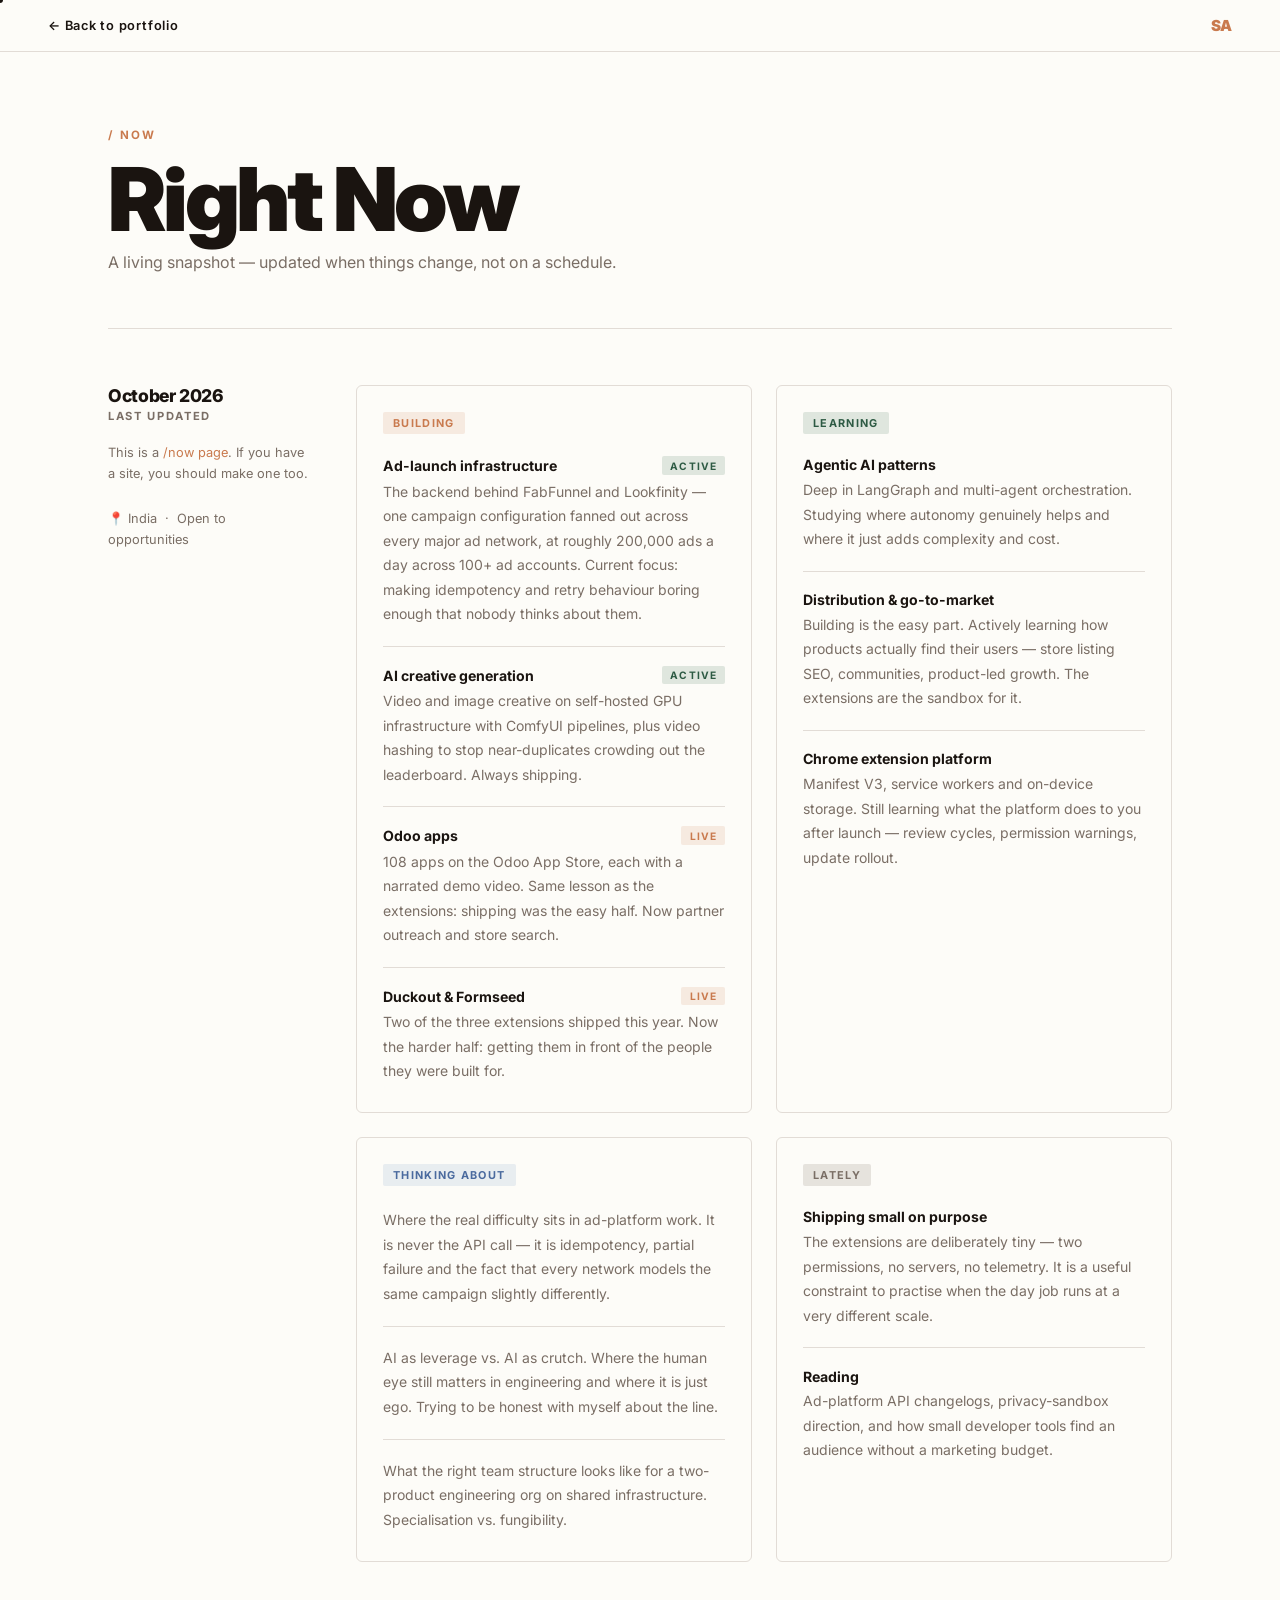
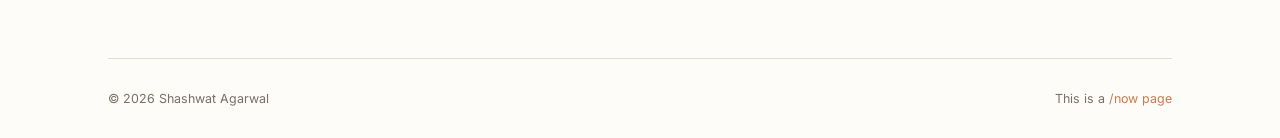
<file: now.html>
<!DOCTYPE html>
<html lang="en">
<head>
  <meta charset="UTF-8" />
  <meta name="viewport" content="width=device-width, initial-scale=1.0" />
  <meta name="description" content="What Shashwat Agarwal is focused on right now — October 2026." />
  <title>Now — Shashwat Agarwal</title>
  <link rel="preconnect" href="https://fonts.googleapis.com" />
  <link rel="preconnect" href="https://fonts.gstatic.com" crossorigin />
  <link href="https://fonts.googleapis.com/css2?family=Inter:ital,wght@0,300;0,400;0,500;0,600;0,700;0,800;0,900;1,400&display=swap" rel="stylesheet" />
  <link rel="stylesheet" href="style.css" />
  <style>
    /* ── Now-page overrides ── */
    .now-page-nav {
      position: fixed; top: 0; left: 0; right: 0; z-index: 200;
      background: var(--bg);
      border-bottom: 1px solid var(--border);
      padding: 1rem 3rem;
      display: flex; justify-content: space-between; align-items: center;
    }
    .now-page-nav a {
      text-decoration: none; color: var(--text);
      font-size: 0.8rem; font-weight: 600;
      letter-spacing: 0.06em;
      display: flex; align-items: center; gap: 0.4rem;
      transition: color 0.2s;
    }
    .now-page-nav a:hover { color: var(--accent); }
    .now-page-logo {
      font-size: 0.95rem; font-weight: 900;
      letter-spacing: -0.02em; color: var(--accent);
    }
    .now-page-hero {
      padding: 8rem 0 0;
    }
    .now-page-eyebrow {
      font-size: 0.72rem; font-weight: 700;
      letter-spacing: 0.2em; text-transform: uppercase;
      color: var(--accent); margin-bottom: 0.8rem;
    }
    .now-page-title {
      font-size: clamp(3rem, 7vw, 5.5rem);
      font-weight: 900; letter-spacing: -0.04em;
      line-height: 1; color: var(--text);
      margin-bottom: 0.6rem;
    }
    .now-page-subtitle {
      font-size: 1rem; color: var(--muted);
      margin-bottom: 3.5rem;
    }
    .now-page-divider {
      height: 1px; background: var(--border); margin-bottom: 3.5rem;
    }
    .now-page-body {
      display: grid;
      grid-template-columns: 200px 1fr;
      gap: 3rem;
      padding-bottom: 6rem;
    }
    .now-page-meta {
      position: sticky; top: 5.5rem; align-self: start;
    }
    .now-page-meta-date {
      font-size: 1.1rem; font-weight: 800;
      letter-spacing: -0.02em; color: var(--text);
    }
    .now-page-meta-label {
      font-size: 0.7rem; font-weight: 700;
      letter-spacing: 0.15em; text-transform: uppercase;
      color: var(--muted); margin-top: 0.15rem;
    }
    .now-page-meta-note {
      font-size: 0.8rem; line-height: 1.65;
      color: var(--muted); margin-top: 1.2rem;
    }
    .now-page-meta-note a { color: var(--accent); text-decoration: none; }
    .now-page-meta-note a:hover { text-decoration: underline; }
    .now-page-cards {
      display: grid;
      grid-template-columns: repeat(2, 1fr);
      gap: 1.5rem;
    }
    .now-page-footer {
      border-top: 1px solid var(--border);
      padding: 2rem 0;
      display: flex; justify-content: space-between; align-items: center;
      font-size: 0.78rem; color: var(--muted);
    }
    .now-page-footer a {
      color: var(--accent); text-decoration: none;
    }
    .now-page-footer a:hover { text-decoration: underline; }
    @media (max-width: 1024px) {
      .now-page-nav { padding: 1rem 2rem; }
      .now-page-body { grid-template-columns: 1fr; gap: 1.5rem; }
      .now-page-meta { position: static; }
    }
    @media (max-width: 768px) {
      .now-page-nav { padding: 1rem 1.5rem; }
      .now-page-cards { grid-template-columns: 1fr; }
    }
  </style>
</head>
<body>
  <div class="scroll-bar" aria-hidden="true"></div>

  <nav class="now-page-nav">
    <a href="/">&#8592; Back to portfolio</a>
    <span class="now-page-logo">SA</span>
  </nav>

  <div class="container">
    <div class="now-page-hero">
      <div class="now-page-eyebrow">/ now</div>
      <h1 class="now-page-title">Right Now</h1>
      <p class="now-page-subtitle">A living snapshot &mdash; updated when things change, not on a schedule.</p>
      <div class="now-page-divider"></div>
    </div>

    <div class="now-page-body">

      <div class="now-page-meta">
        <div class="now-page-meta-date">October 2026</div>
        <div class="now-page-meta-label">Last updated</div>
        <div class="now-page-meta-note">
          This is a <a href="https://nownownow.com/about" target="_blank" rel="noopener noreferrer">/now page</a>.
          If you have a site, you should make one too.
        </div>
        <div class="now-page-meta-note" style="margin-top: 1.5rem;">
          📍 India &nbsp;&middot;&nbsp; Open to opportunities
        </div>
      </div>

      <div class="now-page-cards">

        <div class="now-card">
          <div class="now-card-header">
            <span class="now-tag now-tag-building">Building</span>
          </div>
          <div class="now-card-items">
            <div class="now-item">
              <div class="now-item-top">
                <span class="now-item-name">Ad-launch infrastructure</span>
                <span class="now-status now-status-active">Active</span>
              </div>
              <p class="now-item-desc">The backend behind FabFunnel and Lookfinity &mdash; one campaign configuration fanned out across every major ad network, at roughly 200,000 ads a day across 100+ ad accounts. Current focus: making idempotency and retry behaviour boring enough that nobody thinks about them.</p>
            </div>
            <div class="now-item">
              <div class="now-item-top">
                <span class="now-item-name">AI creative generation</span>
                <span class="now-status now-status-active">Active</span>
              </div>
              <p class="now-item-desc">Video and image creative on self-hosted GPU infrastructure with ComfyUI pipelines, plus video hashing to stop near-duplicates crowding out the leaderboard. Always shipping.</p>
            </div>
            <div class="now-item">
              <div class="now-item-top">
                <span class="now-item-name">Odoo apps</span>
                <span class="now-status now-status-live">Live</span>
              </div>
              <p class="now-item-desc">108 apps on the Odoo App Store, each with a narrated demo video. Same lesson as the extensions: shipping was the easy half. Now partner outreach and store search.</p>
            </div>
            <div class="now-item">
              <div class="now-item-top">
                <span class="now-item-name">Duckout &amp; Formseed</span>
                <span class="now-status now-status-live">Live</span>
              </div>
              <p class="now-item-desc">Two of the three extensions shipped this year. Now the harder half: getting them in front of the people they were built for.</p>
            </div>
          </div>
        </div>

        <div class="now-card">
          <div class="now-card-header">
            <span class="now-tag now-tag-learning">Learning</span>
          </div>
          <div class="now-card-items">
            <div class="now-item">
              <div class="now-item-top">
                <span class="now-item-name">Agentic AI patterns</span>
              </div>
              <p class="now-item-desc">Deep in LangGraph and multi-agent orchestration. Studying where autonomy genuinely helps and where it just adds complexity and cost.</p>
            </div>
            <div class="now-item">
              <div class="now-item-top">
                <span class="now-item-name">Distribution &amp; go-to-market</span>
              </div>
              <p class="now-item-desc">Building is the easy part. Actively learning how products actually find their users &mdash; store listing SEO, communities, product-led growth. The extensions are the sandbox for it.</p>
            </div>
            <div class="now-item">
              <div class="now-item-top">
                <span class="now-item-name">Chrome extension platform</span>
              </div>
              <p class="now-item-desc">Manifest V3, service workers and on-device storage. Still learning what the platform does to you after launch &mdash; review cycles, permission warnings, update rollout.</p>
            </div>
          </div>
        </div>

        <div class="now-card">
          <div class="now-card-header">
            <span class="now-tag now-tag-thinking">Thinking About</span>
          </div>
          <div class="now-card-items">
            <div class="now-item">
              <p class="now-item-desc">Where the real difficulty sits in ad-platform work. It is never the API call &mdash; it is idempotency, partial failure and the fact that every network models the same campaign slightly differently.</p>
            </div>
            <div class="now-item">
              <p class="now-item-desc">AI as leverage vs. AI as crutch. Where the human eye still matters in engineering and where it is just ego. Trying to be honest with myself about the line.</p>
            </div>
            <div class="now-item">
              <p class="now-item-desc">What the right team structure looks like for a two-product engineering org on shared infrastructure. Specialisation vs. fungibility.</p>
            </div>
          </div>
        </div>

        <div class="now-card">
          <div class="now-card-header">
            <span class="now-tag now-tag-lately">Lately</span>
          </div>
          <div class="now-card-items">
            <div class="now-item">
              <div class="now-item-top">
                <span class="now-item-name">Shipping small on purpose</span>
              </div>
              <p class="now-item-desc">The extensions are deliberately tiny &mdash; two permissions, no servers, no telemetry. It is a useful constraint to practise when the day job runs at a very different scale.</p>
            </div>
            <div class="now-item">
              <div class="now-item-top">
                <span class="now-item-name">Reading</span>
              </div>
              <p class="now-item-desc">Ad-platform API changelogs, privacy-sandbox direction, and how small developer tools find an audience without a marketing budget.</p>
            </div>
          </div>
        </div>

      </div>
    </div>

    <div class="now-page-footer">
      <span>&copy; 2026 Shashwat Agarwal</span>
      <span>This is a <a href="https://nownownow.com/about" target="_blank" rel="noopener noreferrer">/now page</a></span>
    </div>
  </div>

  <div class="cursor-dot" aria-hidden="true"></div>
  <div class="cursor-ring" aria-hidden="true"></div>

  <script>
    // Scroll progress bar
    const bar = document.querySelector('.scroll-bar');
    if (bar) {
      window.addEventListener('scroll', () => {
        const h = document.documentElement;
        bar.style.transform = `scaleX(${h.scrollTop / (h.scrollHeight - h.clientHeight)})`;
      }, { passive: true });
    }

    // Custom cursor
    const prefersMotion = window.matchMedia('(prefers-reduced-motion: no-preference)').matches;
    if (prefersMotion && window.matchMedia('(hover: hover)').matches) {
      const dot  = document.querySelector('.cursor-dot');
      const ring = document.querySelector('.cursor-ring');
      if (dot && ring) {
        let mx = -100, my = -100, rx = -100, ry = -100;
        window.addEventListener('mousemove', e => {
          mx = e.clientX; my = e.clientY;
          dot.style.left = mx + 'px'; dot.style.top = my + 'px';
        }, { passive: true });
        (function lerp() {
          rx += (mx - rx) * 0.12; ry += (my - ry) * 0.12;
          ring.style.left = rx + 'px'; ring.style.top = ry + 'px';
          requestAnimationFrame(lerp);
        })();
        document.querySelectorAll('a').forEach(el => {
          el.addEventListener('mouseenter', () => document.body.classList.add('cursor-hover'));
          el.addEventListener('mouseleave', () => document.body.classList.remove('cursor-hover'));
        });
      }
    }
  </script>
</body>
</html>
</file>
<file: style.css>
*, *::before, *::after { margin: 0; padding: 0; box-sizing: border-box; }

:root {
  --bg:      #FDFCF8;
  --text:    #1a1410;
  --accent:  #c97a4e;
  --green:   #2d5a43;
  --muted:   #7a6e65;
  --border:  #e2dcd6;
}

html { scroll-behavior: smooth; }

body {
  font-family: 'Inter', sans-serif;
  background: var(--bg);
  color: var(--text);
  overflow-x: hidden;
}

/* ─── NAV ─── */
nav {
  position: fixed; top: 0; left: 0; right: 0; z-index: 200;
  background: var(--bg);
  border-bottom: 1px solid var(--border);
  padding: 1rem 3rem;
  display: flex; justify-content: space-between; align-items: center;
  transition: transform 0.32s ease;
}
nav.nav-scrolled-down { transform: translateY(-100%); }
.nav-logo {
  font-size: 0.88rem; font-weight: 800;
  letter-spacing: 0.12em; text-transform: uppercase;
  color: var(--text);
}
.nav-links { display: flex; gap: 2.5rem; list-style: none; }
.nav-links a {
  color: var(--muted); text-decoration: none;
  font-size: 0.75rem; font-weight: 500;
  letter-spacing: 0.1em; text-transform: uppercase;
  transition: color 0.2s;
}
.nav-links a:hover { color: var(--accent); }

/* ─── CONTAINER ─── */
.container { max-width: 1160px; margin: 0 auto; padding: 0 3rem; }

/* ─── HERO ─── */
.hero {
  padding-top: 66px;
  border-bottom: 1px solid var(--border);
}
.hero-top {
  padding: 4rem 0 2.5rem;
  border-bottom: 1px solid var(--border);
  transform-origin: center top;
  will-change: transform, opacity, filter;
}
.hero-eyebrow {
  display: inline-flex; align-items: center; gap: 0.7rem;
  font-size: 0.72rem; font-weight: 700;
  letter-spacing: 0.2em; text-transform: uppercase;
  color: var(--accent); margin-bottom: 1.8rem;
}
.hero-eyebrow::before {
  content: ''; display: block;
  width: 32px; height: 1.5px; background: var(--accent);
}
h1.hero-name {
  font-size: clamp(5.5rem, 13vw, 11rem);
  font-weight: 900; line-height: 0.88;
  letter-spacing: -0.045em;
  color: var(--text);
}
h1.hero-name .line-accent { color: var(--accent); }

.hero-bottom {
  display: grid; grid-template-columns: 1fr 1fr;
  gap: 3rem; align-items: end;
  padding: 2.5rem 0;
  will-change: transform, opacity;
}
.hero-role {
  font-size: 0.95rem; font-weight: 700;
  letter-spacing: 0.04em; color: var(--text);
  margin-bottom: 0.7rem; text-transform: uppercase;
}
.hero-desc {
  font-size: 0.95rem; color: var(--muted);
  line-height: 1.9; max-width: 460px;
}
.hero-right {
  display: flex; flex-direction: column;
  align-items: flex-end; gap: 1.8rem;
}
.hero-available {
  display: flex; align-items: center; gap: 0.55rem;
  font-size: 0.76rem; color: var(--muted);
  letter-spacing: 0.06em; text-transform: uppercase;
}
.status-dot {
  width: 7px; height: 7px; border-radius: 50%;
  background: var(--green); flex-shrink: 0;
  animation: pulse-dot 2.5s infinite;
}
@keyframes pulse-dot {
  0%,100% { opacity: 1; transform: scale(1); }
  50%      { opacity: 0.45; transform: scale(1.6); }
}
.hero-cta { display: flex; gap: 0.8rem; }

/* ─── BUTTONS ─── */
.btn {
  display: inline-flex; align-items: center; gap: 0.45rem;
  padding: 0.75rem 1.6rem;
  font-size: 0.75rem; font-weight: 700;
  letter-spacing: 0.1em; text-transform: uppercase;
  cursor: pointer; text-decoration: none;
  transition: all 0.22s; border-radius: 3px;
}
.btn-primary  { background: var(--accent); color: #fff; border: 1.5px solid var(--accent); }
.btn-primary:hover  { background: #b86a3c; border-color: #b86a3c; }
.btn-secondary { background: transparent; color: var(--text); border: 1.5px solid var(--border); }
.btn-secondary:hover { border-color: var(--text); }

/* ─── SECTION WRAPPER ─── */
.section-wrap { border-bottom: 1px solid var(--border); }

.section-header {
  display: grid; grid-template-columns: 200px 1fr;
  gap: 3rem; align-items: baseline;
  padding: 3.5rem 0 2.5rem;
  position: relative;
}
.section-header::after {
  content: '';
  position: absolute;
  bottom: 0; left: 0; right: 0;
  height: 1px;
  background: var(--border);
  transform-origin: left;
  transform: scaleX(0);
  transition: transform 0.9s cubic-bezier(0.22, 1, 0.36, 1) 0.15s;
}
.section-header.line-drawn::after { transform: scaleX(1); }
.section-num {
  font-size: 0.7rem; font-weight: 700;
  letter-spacing: 0.2em; text-transform: uppercase;
  color: var(--accent); padding-top: 0.4rem;
  position: sticky; top: 5.5rem; align-self: start;
}
.section-title {
  font-size: clamp(2rem, 4vw, 3rem);
  font-weight: 900; letter-spacing: -0.04em;
  overflow: visible;
}

/* ─── WORD-SPLIT TITLE REVEAL ─── */
.word-wrap { display: inline-block; overflow: hidden; vertical-align: bottom; }
@media (prefers-reduced-motion: no-preference) {
  .word-inner {
    display: inline-block;
    transform: translateY(110%);
    transition: transform 0.72s cubic-bezier(0.22, 1, 0.36, 1) calc(var(--wi, 0) * 80ms);
  }
  .section-title.revealed .word-inner { transform: translateY(0); }
}

/* ─── ABOUT ─── */
.about-layout {
  display: grid; grid-template-columns: 200px 1fr;
  gap: 3rem; padding: 3rem 0;
}
.about-avatar {
  width: 100%; aspect-ratio: 1;
  border-radius: 6px; overflow: hidden;
  margin-bottom: 2rem;
}
.about-avatar img {
  width: 100%; height: 100%; object-fit: cover; object-position: center top;
  display: block;
}
.stat-stack { display: flex; flex-direction: column; gap: 1.4rem; }
.stat-num {
  font-size: 2.2rem; font-weight: 900;
  color: var(--accent); letter-spacing: -0.04em; line-height: 1;
}
.stat-lbl {
  font-size: 0.65rem; font-weight: 700;
  text-transform: uppercase; letter-spacing: 0.12em;
  color: var(--muted); margin-top: 0.2rem;
}
.about-body p {
  font-size: 0.97rem; color: var(--muted);
  line-height: 1.95; margin-bottom: 1.3rem;
}
.about-body p:last-child { margin-bottom: 0; }
.highlight { color: var(--accent); font-weight: 600; }

/* ─── WHAT I BELIEVE ─── */
.beliefs {
  border-top: 1px solid var(--border);
  padding: 3rem 0 1rem;
  display: grid;
  grid-template-columns: 200px 1fr;
  gap: 3rem;
}
.beliefs-label {
  font-size: 0.7rem; font-weight: 700;
  letter-spacing: 0.2em; text-transform: uppercase;
  color: var(--accent); padding-top: 0.2rem;
  position: sticky; top: 5.5rem; align-self: start;
}
.beliefs-grid {
  display: grid;
  grid-template-columns: repeat(2, 1fr);
  gap: 0;
}
.belief-item {
  padding: 1.8rem 2rem 1.8rem 0;
  border-bottom: 1px solid var(--border);
}
.belief-item:nth-child(odd) {
  border-right: 1px solid var(--border);
  padding-right: 2rem;
}
.belief-item:nth-child(even) {
  padding-left: 2rem;
  padding-right: 0;
}
.belief-item:nth-last-child(-n+2) { border-bottom: none; }
.belief-num {
  font-size: 0.68rem; font-weight: 700;
  letter-spacing: 0.15em; color: var(--accent);
  margin-bottom: 0.7rem;
}
.belief-text {
  font-size: 0.93rem; line-height: 1.8;
  color: var(--muted);
}

/* ─── SKILLS ─── */
.skills-layout {
  display: grid; grid-template-columns: 200px 1fr;
  gap: 3rem; padding: 3rem 0;
}
.skills-grid { display: flex; flex-wrap: wrap; gap: 0.6rem; align-content: flex-start; }
.skill-tag {
  display: flex; align-items: center; gap: 0.5rem;
  border: 1.5px solid var(--border); border-radius: 3px;
  padding: 0.5rem 1rem; font-size: 0.83rem; font-weight: 500; color: var(--text);
  transition: all 0.2s;
}
.skill-tag:hover { border-color: var(--accent); color: var(--accent); transform: translateY(-2px) rotate(0.4deg); }
.skill-tag i[class^="devicon"] { font-size: 1.05rem; flex-shrink: 0; line-height: 1; }
.skill-dot { width: 7px; height: 7px; border-radius: 50%; flex-shrink: 0; }
.skill-category-label { width: 100%; font-size: 0.68rem; letter-spacing: 0.12em; text-transform: uppercase; color: var(--muted); margin-top: 1rem; padding-bottom: 0.1rem; }
.skill-category-label:first-child { margin-top: 0; }

/* ─── EXPERIENCE ─── */
.exp-item {
  display: grid; grid-template-columns: 200px 1fr;
  gap: 3rem; padding: 2.5rem 0;
  border-bottom: 1px solid var(--border);
}
.exp-meta { padding-top: 0.2rem; position: sticky; top: 5.5rem; align-self: start; }
.exp-period {
  font-size: 0.73rem; font-weight: 600;
  color: var(--muted); letter-spacing: 0.06em;
  text-transform: uppercase; margin-bottom: 0.6rem; line-height: 1.6;
}
.exp-badge {
  display: inline-block; font-size: 0.65rem; font-weight: 700;
  letter-spacing: 0.12em; text-transform: uppercase;
  padding: 0.2rem 0.55rem; border-radius: 2px;
  background: rgba(45,90,67,0.1); color: var(--green);
}
.exp-company { font-size: 1.2rem; font-weight: 800; letter-spacing: -0.025em; margin-bottom: 0.3rem; }
.exp-role { font-size: 0.85rem; font-weight: 600; color: var(--accent); margin-bottom: 0.25rem; }
.exp-location { font-size: 0.75rem; color: var(--muted); margin-bottom: 1rem; font-style: italic; }
.exp-desc { font-size: 0.9rem; color: var(--muted); line-height: 1.85; margin-bottom: 1rem; }
.exp-skills { display: flex; flex-wrap: wrap; gap: 0.4rem; }
.exp-skill {
  font-size: 0.7rem; font-weight: 600; padding: 0.2rem 0.65rem;
  border: 1px solid var(--border); border-radius: 2px; color: var(--muted);
}

/* ─── CONTACT ─── */
.contact-layout {
  display: grid; grid-template-columns: 200px 1fr;
  gap: 3rem; padding: 3rem 0;
}
.contact-grid { display: grid; grid-template-columns: repeat(auto-fit, minmax(200px, 1fr)); }
a.contact-card {
  display: flex; flex-direction: column; gap: 0.5rem;
  padding: 2rem 1.8rem; text-decoration: none; color: var(--text);
  border: 1px solid var(--border); margin: 0 -1px -1px 0;
  transition: background 0.22s, color 0.22s, border-color 0.22s;
}
a.contact-card:hover { background: var(--accent); color: #fff; border-color: var(--accent); }
a.contact-card:hover .contact-lbl { color: rgba(255,255,255,0.65); }
.contact-icon { font-size: 1.3rem; margin-bottom: 0.6rem; display: flex; align-items: center; }
.contact-icon svg { width: 28px; height: 28px; transition: filter 0.22s; }
a.contact-card:hover .contact-icon svg { filter: brightness(0) invert(1); }
.contact-lbl {
  font-size: 0.65rem; font-weight: 700;
  letter-spacing: 0.15em; text-transform: uppercase; color: var(--muted);
}
.contact-val { font-size: 0.88rem; font-weight: 600; word-break: break-all; }

/* ─── VENTURES ─── */
.venture-layout {
  display: grid; grid-template-columns: 200px 1fr;
  gap: 3rem; padding: 3rem 0;
}
.venture-meta { padding-top: 0.2rem; }
.venture-founded {
  font-size: 0.73rem; font-weight: 600; color: var(--muted);
  letter-spacing: 0.06em; text-transform: uppercase;
  margin-bottom: 0.6rem; line-height: 1.6;
}
.venture-status {
  display: inline-block; font-size: 0.65rem; font-weight: 700;
  letter-spacing: 0.1em; text-transform: uppercase;
  padding: 0.2rem 0.6rem; border-radius: 2px;
  background: rgba(45,90,67,0.1); color: var(--green);
  margin-bottom: 1rem;
}
.venture-link {
  display: block; font-size: 0.8rem; font-weight: 700;
  color: var(--accent); text-decoration: none;
  letter-spacing: 0.04em; transition: opacity 0.2s;
}
.venture-link:hover { opacity: 0.7; }
.venture-stat-strip {
  display: flex; flex-wrap: wrap; gap: 0; margin-bottom: 2.2rem;
  border: 1px solid var(--border); border-radius: 4px; overflow: hidden;
}
.venture-stat {
  flex: 1; min-width: 100px;
  padding: 1.1rem 1.2rem;
  border-right: 1px solid var(--border);
}
.venture-stat:last-child { border-right: none; }
.venture-stat .stat-num { font-size: 1.7rem; }
.venture-stat .stat-lbl { font-size: 0.6rem; }
.venture-item-body > p {
  font-size: 0.97rem; color: var(--muted);
  line-height: 1.95; margin-bottom: 1.3rem;
}
.venture-item-body > p:last-of-type { margin-bottom: 0; }
.venture-callout {
  border-left: 3px solid var(--accent);
  background: rgba(201,122,78,0.05);
  padding: 1.2rem 1.4rem;
  border-radius: 0 4px 4px 0;
  margin-bottom: 1.6rem;
}
.venture-callout-label {
  font-size: 0.65rem; font-weight: 700;
  letter-spacing: 0.16em; text-transform: uppercase;
  color: var(--accent); margin-bottom: 0.4rem;
}
.venture-callout p {
  font-size: 0.9rem; color: var(--text);
  font-weight: 600; line-height: 1.6; margin: 0;
}
.value-pills { display: flex; flex-wrap: wrap; gap: 0.5rem; margin-top: 1.8rem; }
.value-pill {
  font-size: 0.72rem; font-weight: 700;
  letter-spacing: 0.1em; text-transform: uppercase;
  padding: 0.35rem 0.9rem; border-radius: 2px;
  border: 1.5px solid var(--green); color: var(--green);
}
.venture-item {
  display: grid; grid-template-columns: 200px 1fr;
  gap: 3rem; padding: 2.5rem 0;
  border-bottom: 1px solid var(--border);
}
.venture-num {
  font-size: 2.5rem; font-weight: 900; color: var(--border);
  letter-spacing: -0.04em; line-height: 1; margin-bottom: 0.6rem;
}
.venture-item-meta { padding-top: 0.2rem; position: sticky; top: 5.5rem; align-self: start; }
.venture-item-name {
  font-size: 1.3rem; font-weight: 800;
  letter-spacing: -0.03em; margin-bottom: 1.5rem;
}
.venture-tag {
  display: block; font-size: 0.65rem; font-weight: 700;
  letter-spacing: 0.1em; text-transform: uppercase;
  padding: 0.2rem 0.6rem; border-radius: 2px; margin-bottom: 1rem;
}
.venture-tag-hiatus { background: rgba(45,90,67,0.1); color: var(--green); }
.venture-tag-pause  { background: rgba(201,122,78,0.1); color: var(--accent); }
.venture-tag-active { background: var(--green); color: #fff; }

/* ─── FOOTER ─── */
footer {
  padding: 2rem 3rem;
  display: flex; justify-content: space-between; align-items: center;
  color: var(--muted); font-size: 0.75rem; letter-spacing: 0.06em;
}

/* ─── SCROLL ANIMATIONS ─── */
.fade-in { opacity: 0; transform: translateY(20px); transition: opacity 0.55s ease, transform 0.55s ease; }
.fade-in.visible { opacity: 1; transform: translateY(0); }

/* ─── HERO ENTRANCE ─── */
@media (prefers-reduced-motion: no-preference) {
  @keyframes heroFade {
    from { opacity: 0; transform: translateY(16px); }
    to   { opacity: 1; transform: none; }
  }
  .hero-anim {
    animation: heroFade 0.65s cubic-bezier(0.22, 1, 0.36, 1) var(--d, 0s) both;
  }
}

/* ─── SCROLL PROGRESS BAR ─── */
.scroll-bar {
  position: fixed; top: 0; left: 0;
  height: 2px; width: 0%;
  background: var(--accent);
  z-index: 9999; pointer-events: none;
  transition: width 0.08s linear;
}

/* ─── CUSTOM CURSOR ─── */
.cursor-dot,
.cursor-ring {
  display: none;
}
@media (hover: hover) and (prefers-reduced-motion: no-preference) {
  body, a, button, .btn, .skill-tag, .contact-card, [role="button"], input, textarea, select { cursor: none; }
  .cursor-dot {
    display: block;
    position: fixed; width: 6px; height: 6px;
    border-radius: 50%; background: var(--text);
    pointer-events: none; z-index: 99999;
    transform: translate(-50%, -50%);
    transition: background 0.2s;
    top: 0; left: 0;
  }
  .cursor-ring {
    display: block;
    position: fixed; width: 28px; height: 28px;
    border-radius: 50%; border: 1.5px solid var(--accent);
    pointer-events: none; z-index: 99998;
    transform: translate(-50%, -50%);
    opacity: 0.6;
    transition: width 0.22s ease, height 0.22s ease, opacity 0.22s ease;
    top: 0; left: 0;
  }
  body.cursor-hover .cursor-ring {
    width: 44px; height: 44px; opacity: 1;
    background: color-mix(in srgb, var(--accent) 14%, transparent);
  }
  body.cursor-hover .cursor-dot {
    transform: translate(-50%, -50%) scale(0);
    transition: transform 0.18s cubic-bezier(0.22, 1, 0.36, 1);
  }
}

  }
}

/* ─── NOW ─── */
.now-layout {
  display: grid;
  grid-template-columns: 200px 1fr;
  gap: 3rem;
  padding: 2rem 0 4rem;
}
.now-meta {
  position: sticky; top: 5.5rem; align-self: start;
}
.now-date {
  font-size: 1.1rem; font-weight: 800;
  letter-spacing: -0.02em; color: var(--text);
}
.now-dateline {
  font-size: 0.72rem; font-weight: 600;
  letter-spacing: 0.14em; text-transform: uppercase;
  color: var(--muted); margin-top: 0.2rem;
}
.now-note {
  font-size: 0.82rem; line-height: 1.65;
  color: var(--muted); margin-top: 1.2rem;
}
.now-link {
  color: var(--accent); text-decoration: none;
}
.now-link:hover { text-decoration: underline; }
.now-cards {
  display: grid;
  grid-template-columns: repeat(2, 1fr);
  gap: 1.5rem;
}
.now-card {
  border: 1px solid var(--border);
  border-radius: 6px;
  padding: 1.6rem 1.6rem 1.8rem;
  display: flex; flex-direction: column; gap: 1.4rem;
}
.now-card-header { display: flex; align-items: center; gap: 0.6rem; }
.now-tag {
  font-size: 0.68rem; font-weight: 700;
  letter-spacing: 0.12em; text-transform: uppercase;
  padding: 0.25rem 0.65rem; border-radius: 2px;
}
.now-tag-building  { background: color-mix(in srgb, var(--accent) 14%, transparent); color: var(--accent); }
.now-tag-learning  { background: color-mix(in srgb, var(--green) 14%, transparent);  color: var(--green); }
.now-tag-thinking  { background: color-mix(in srgb, #6c8ebf 14%, transparent);        color: #4a6a9e; }
.now-tag-lately    { background: color-mix(in srgb, var(--muted) 18%, transparent);   color: var(--muted); }
.now-card-items {
  display: flex; flex-direction: column; gap: 1.2rem;
}
.now-item { display: flex; flex-direction: column; gap: 0.3rem; }
.now-item + .now-item {
  border-top: 1px solid var(--border);
  padding-top: 1.2rem;
}
.now-item-top {
  display: flex; align-items: center;
  justify-content: space-between; gap: 0.6rem;
  flex-wrap: wrap;
}
.now-item-name {
  font-size: 0.88rem; font-weight: 700;
  color: var(--text);
}
.now-status {
  font-size: 0.64rem; font-weight: 700;
  letter-spacing: 0.1em; text-transform: uppercase;
  padding: 0.2rem 0.55rem; border-radius: 2px; white-space: nowrap;
}
.now-status-live     { background: color-mix(in srgb, var(--accent) 14%, transparent); color: var(--accent); }
.now-status-active   { background: color-mix(in srgb, var(--green)  14%, transparent); color: var(--green); }
.now-status-planning { background: color-mix(in srgb, var(--muted)  18%, transparent); color: var(--muted); }
.now-item-desc {
  font-size: 0.875rem; line-height: 1.75;
  color: var(--muted);
}

/* ─── SIDE GUTTER LABELS ─── */
.gutter-label {
  position: fixed; top: 0; bottom: 0;
  pointer-events: none; z-index: 5;
  display: none;
  align-items: center;
  justify-content: center;
}
.gutter-left {
  left: 0; width: 2rem;
  writing-mode: vertical-rl;
  transform: rotate(180deg);
  font-size: 0.58rem; font-weight: 700;
  letter-spacing: 0.22em; text-transform: uppercase;
  color: var(--border); white-space: nowrap;
}
.gutter-right {
  right: 0; width: 2.5rem;
  flex-direction: column;
  text-align: center;
}
.gutter-section-num {
  font-size: 1.6rem; font-weight: 900;
  letter-spacing: -0.04em; color: var(--muted);
  line-height: 1; transition: color 0.4s ease, transform 0.4s ease;
  display: block;
}
.gutter-section-num.tick {
  color: var(--accent); transform: scale(1.15);
}
.gutter-section-of {
  font-size: 0.55rem; font-weight: 700;
  letter-spacing: 0.16em; text-transform: uppercase;
  color: var(--border); margin-top: 0.4rem; display: block;
}
@media (min-width: 1260px) {
  .gutter-label { display: flex; }
}

/* ─── EASTER TOAST ─── */
.easter-toast {
  position: fixed; bottom: 2.5rem; left: 50%;
  transform: translateX(-50%) translateY(12px);
  background: var(--text); color: var(--bg);
  padding: 0.7rem 1.5rem; border-radius: 4px;
  font-size: 0.78rem; font-weight: 600; letter-spacing: 0.03em;
  opacity: 0; pointer-events: none; z-index: 999999;
  transition: opacity 0.28s ease, transform 0.28s ease;
  white-space: nowrap;
}
.easter-toast.show {
  opacity: 1; transform: translateX(-50%) translateY(0);
}

/* ─── RESPONSIVE ─── */

/* ── Tablet (769px – 1024px) ── */
@media (max-width: 1024px) {
  nav { padding: 1rem 2rem; }
  .container { padding: 0 2rem; }
  .nav-links { gap: 1.8rem; }
  .now-layout { grid-template-columns: 1fr; gap: 1.5rem; }
  .now-meta { position: static; }
}

/* ── Mobile (≤ 768px) ── */
@media (max-width: 768px) {
  nav { padding: 1rem 1.5rem; }
  .container { padding: 0 1.5rem; }
  .nav-links { display: none; }
  /* Hamburger toggle */
  .nav-hamburger { display: flex; }
  h1.hero-name { font-size: clamp(3.8rem, 16vw, 6rem); }
  .hero-bottom { grid-template-columns: 1fr; gap: 2rem; }
  .hero-right { align-items: flex-start; }
  .section-header,
  .about-layout,
  .skills-layout,
  .contact-layout { grid-template-columns: 1fr; gap: 1.5rem; }
  /* Hide empty placeholder column spacers — they create dead grid rows */
  .skills-layout > :first-child,
  .contact-layout > :first-child { display: none; }
  .exp-item { grid-template-columns: 1fr; gap: 0.4rem; }
  .exp-meta { position: static; }
  footer { flex-direction: column; gap: 0.5rem; text-align: center; }
  .venture-layout { grid-template-columns: 1fr; gap: 1.5rem; }
  .venture-item   { grid-template-columns: 1fr; gap: 1rem; }
  .venture-item-meta { position: static; }
  .section-num { position: static; }
  .beliefs { grid-template-columns: 1fr; gap: 1rem; }
  .beliefs-label { position: static; }
  .beliefs-grid { grid-template-columns: 1fr; }
  .belief-item:nth-child(odd) { border-right: none; padding-right: 0; }
  .belief-item:nth-child(even) { padding-left: 0; }
  .belief-item:nth-last-child(-n+2) { border-bottom: 1px solid var(--border); }
  .belief-item:last-child { border-bottom: none; }
  .now-cards { grid-template-columns: 1fr; }
  .venture-stat-strip { flex-direction: column; }
  .venture-stat { border-right: none; border-bottom: 1px solid var(--border); }
  .venture-stat:last-child { border-bottom: none; }
}

/* ── Mobile nav drawer ── */
.nav-hamburger {
  display: none;
  flex-direction: column; justify-content: center; gap: 5px;
  width: 32px; height: 32px; background: none; border: none;
  cursor: pointer; padding: 4px; z-index: 200;
}
.nav-hamburger span {
  display: block; width: 22px; height: 2px;
  background: var(--text); border-radius: 1px;
  transition: transform 0.28s ease, opacity 0.28s ease;
  transform-origin: center;
}
.nav-hamburger.open span:nth-child(1) { transform: translateY(7px) rotate(45deg); }
.nav-hamburger.open span:nth-child(2) { opacity: 0; }
.nav-hamburger.open span:nth-child(3) { transform: translateY(-7px) rotate(-45deg); }

.nav-drawer {
  position: fixed; top: 0; left: 0; right: 0; bottom: 0;
  background: var(--bg); z-index: 160;
  display: flex; flex-direction: column; align-items: center; justify-content: center;
  gap: 2.5rem; list-style: none;
  opacity: 0; pointer-events: none;
  transform: translateY(-8px);
  transition: opacity 0.28s ease, transform 0.28s ease;
}
.nav-drawer.open { opacity: 1; pointer-events: auto; transform: none; }
.nav-drawer a {
  font-size: 1.4rem; font-weight: 700; letter-spacing: 0.08em;
  text-transform: uppercase; color: var(--text); text-decoration: none;
  transition: color 0.2s;
}
.nav-drawer a:hover { color: var(--accent); }
</file>
